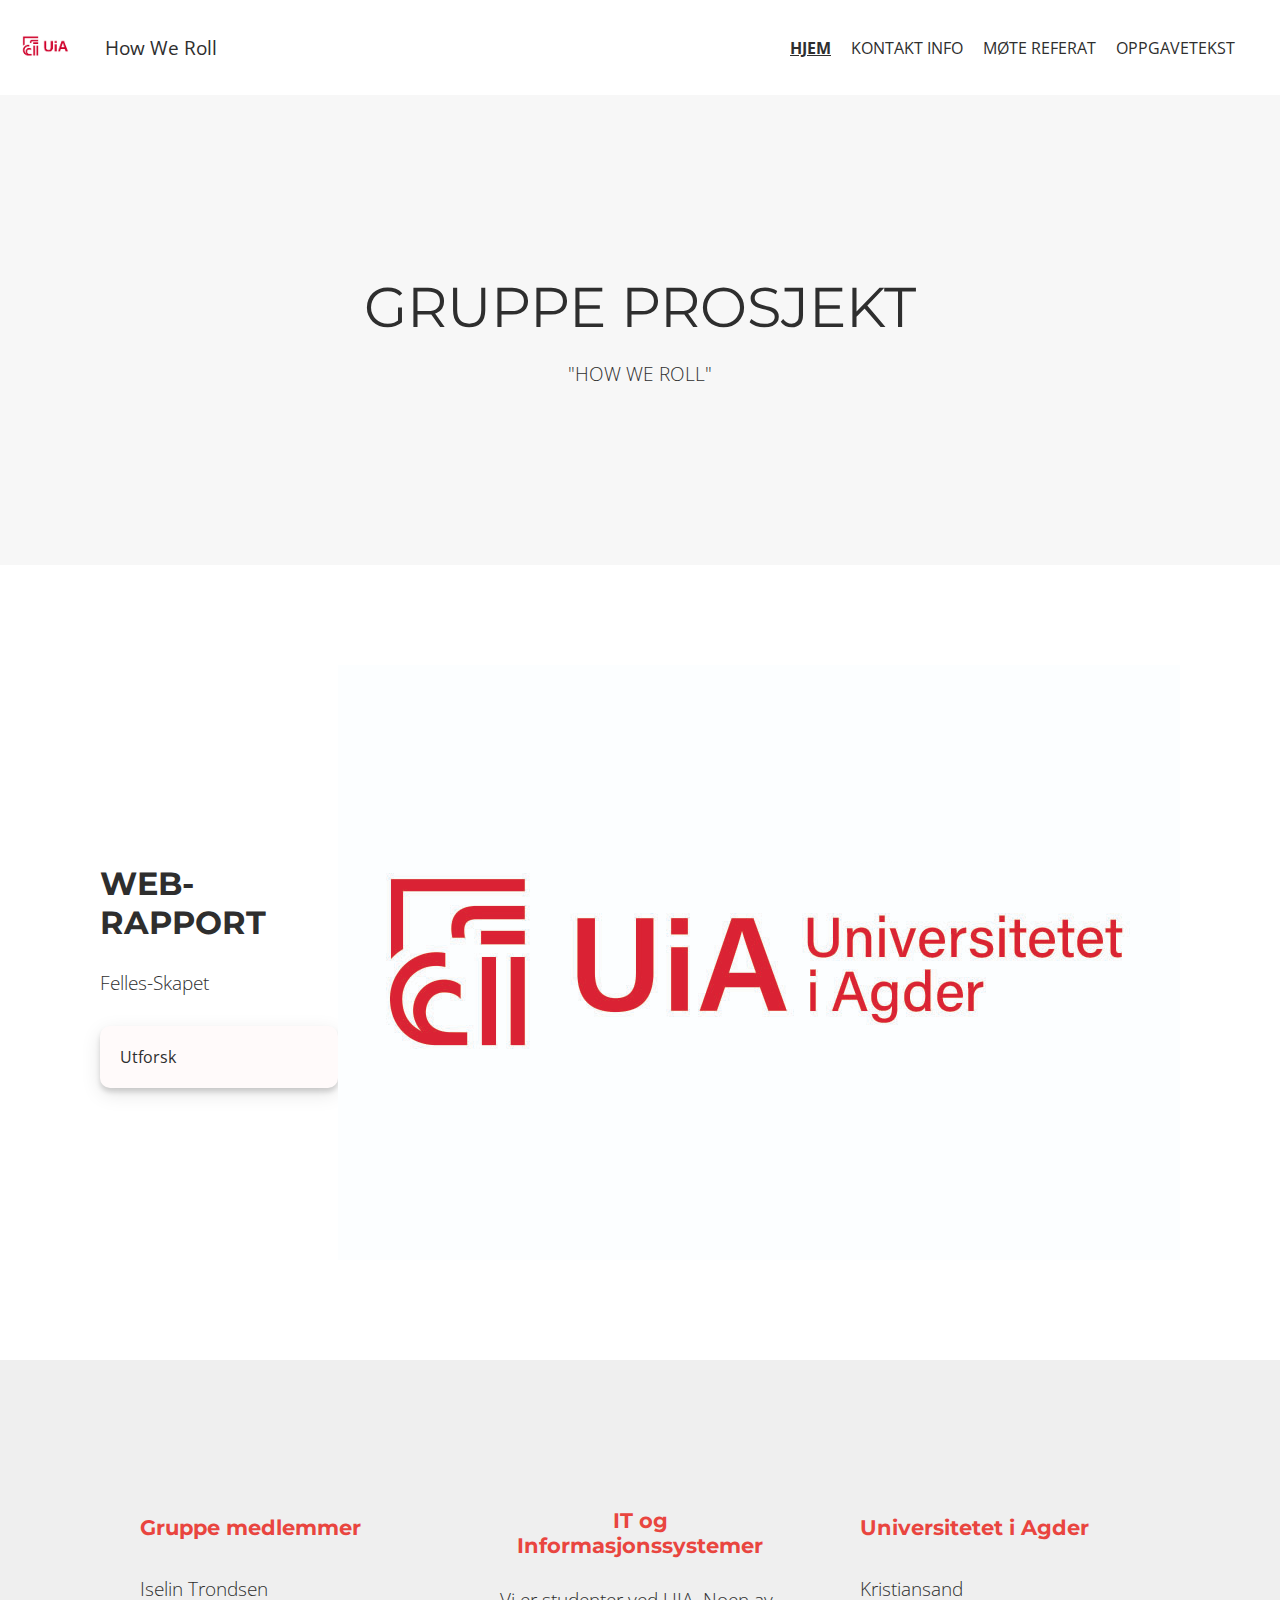
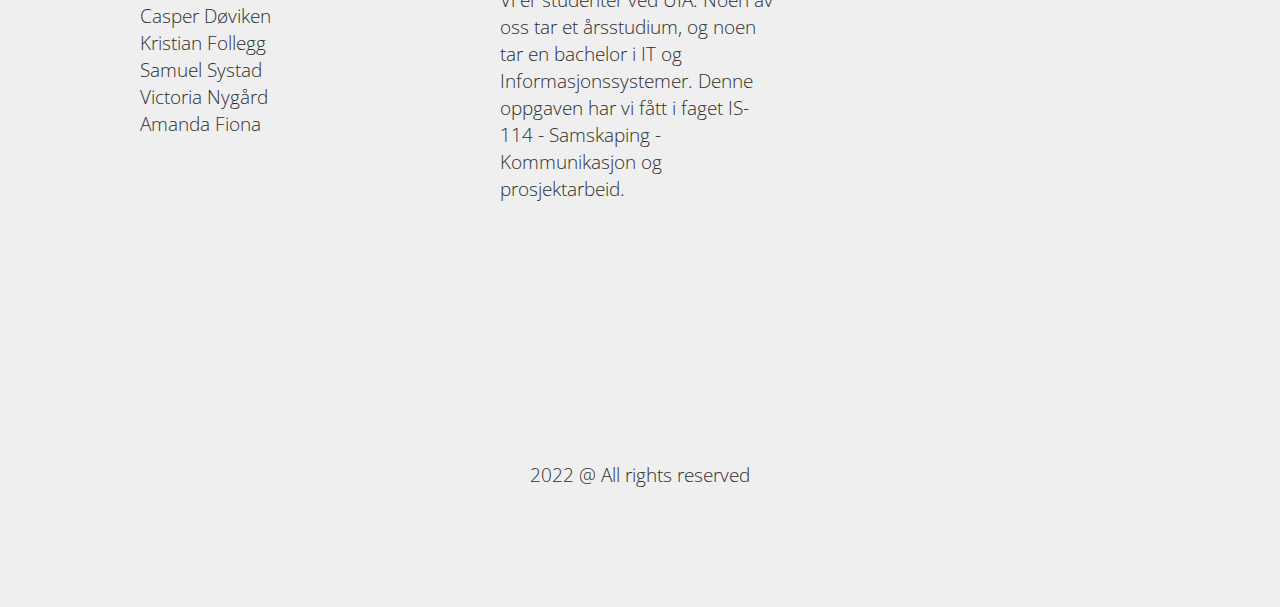
<file: index.html>
<!DOCTYPE html>

<html lang="en"><head>
    <title>Gruppe oppgave - How We Roll</title>
    <meta charset="utf-8">
    <meta name="description" content="How We Roll">
    <meta name="viewport" content="width=device-width, initial-scale=1">
    <link href="css/style.css" rel="stylesheet" type="text/css">
    <link href="https://fonts.googleapis.com/css?family=Montserrat|Open+Sans:300,400,700,800&display=swap" rel="stylesheet">
  </head>
  <body>
    <header>
      <div class="logo">
        <a href="index.html"><img src="images/uialogo1.jpg" height="60px" alt="UIA logo"></a>
        <a href="index.html"><p>How We Roll</p></a>
      </div>
      <nav>
        <a href="index.html" class="active">Hjem</a>
        <a href="kontaktinfo.html">Kontakt info</a>
        <a href="møtereferat.html">Møte referat</a>
        <a href="oppgavetekst.html">Oppgavetekst</a>
      </nav>
    </header>
    <main>
      <section class="top-section">
        <div class="title-text">
          <h1>Gruppe prosjekt <br><p>"How We Roll"</p></h1>
        </div>

      </section>
      
      <section class="bottom-feature-section">
        <div class="mid-section-left">
          <h2>WEB-RAPPORT</h2>
          <p>Felles-Skapet</p>
          <a class="button" href="WEB-RAPPORT.html">Utforsk</a>
        </div>
        <img class="mid-section-image" src="images/uialogo.jpg" alt="UIA logo">
      </section>
    </main>
    <footer>
      <section class="footer-top">
        <div class="card">
          <h5>Gruppe medlemmer</h5>
          <p>
            Iselin Trondsen <br>
            Casper Døviken <br>
            Kristian Follegg <br>
            Samuel Systad <br>
            Victoria Nygård <br>
            Amanda Fiona <br>
          </p>
        </div>
        <div class="card">
          <h4>IT og Informasjonssystemer</h4>
          <p>
            Vi er studenter ved UIA. Noen av oss tar et årsstudium, og noen tar en bachelor i IT og Informasjonssystemer. 
            Denne oppgaven har vi fått i faget IS-114 - Samskaping - Kommunikasjon og prosjektarbeid. 
          </p>
        </div>
        <div class="card">
          <h5>Universitetet i Agder</h5>
          <p>
            Kristiansand
          </p>
          
        </div>
      </section>
      <section class="footer-end">
        
        <p>2022 @ All rights reserved</p>
      </section>
    </footer>
    </body>
    </html>
</file>
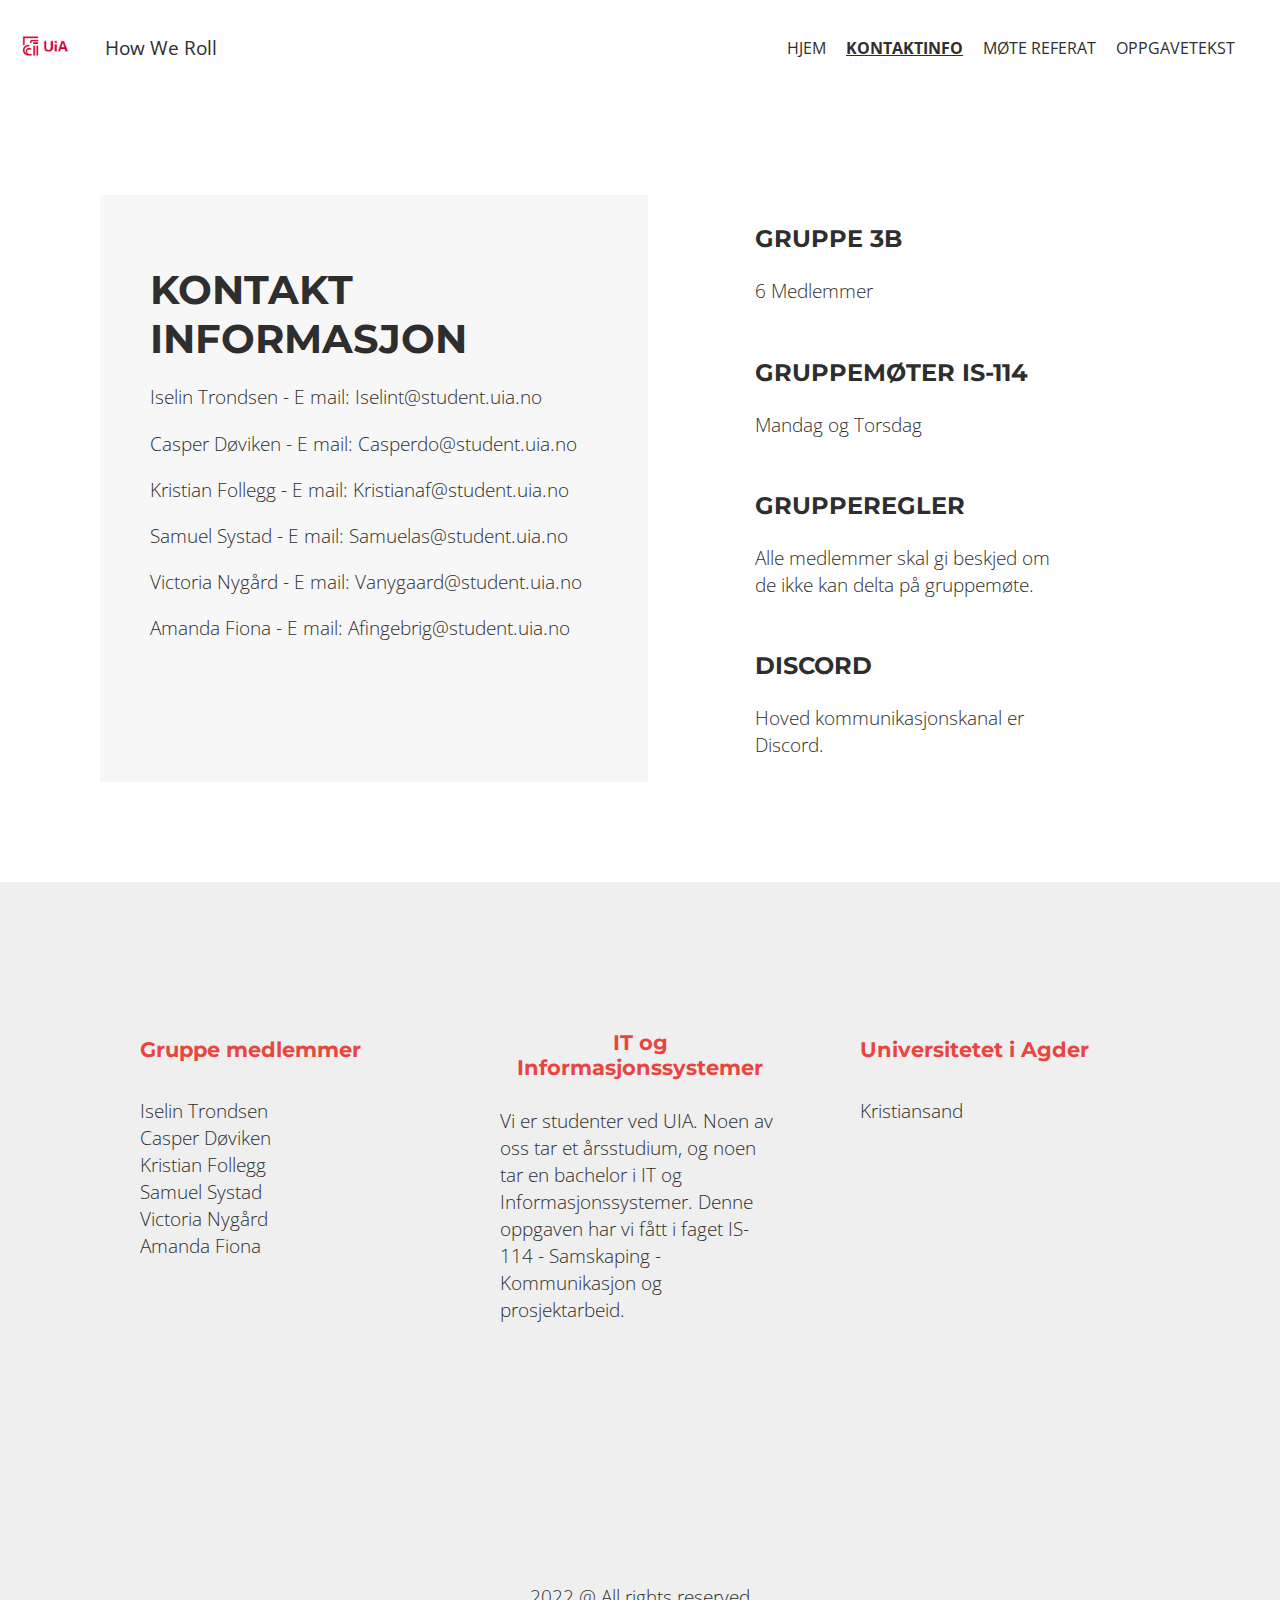
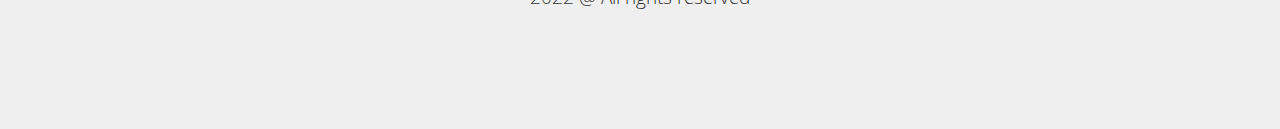
<file: kontaktinfo.html>
<!DOCTYPE html>

<html lang="en"><head>
    <title>How We Roll - Kontaktinfo</title>
    <meta charset="utf-8">
    <meta name="description" content="Kontaktinfo til alle grupemedlemmer">
    <meta name="viewport" content="width=device-width, initial-scale=1">
    <meta name="author" content="Iselin Trondsen">
    <link href="css/style.css" rel="stylesheet" type="text/css">
    <link href="https://fonts.googleapis.com/css?family=Montserrat|Open+Sans:300,400,700,800&display=swap" rel="stylesheet">
  </head>
  <body>
    <header>
      <div class="logo">
        <a href="index.html"><img src="images/uialogo1.jpg" height="60px" alt="UIA logo"></a>
        <a href="index.html"><p>How We Roll</p></a>
      </div>
      <nav>
        <a href="index.html">Hjem</a>
        <a href="kontaktinfo.html" class="active">Kontaktinfo</a>
        <a href="møtereferat.html">Møte referat</a>
        <a href="Oppgavetekst.html">Oppgavetekst</a>
      </nav>
    </header>
    <main>

      <section class="about-containers">
        <div class="column about width">
          <h1 class="black">Kontakt informasjon</h1>
          
            <p>Iselin Trondsen - E mail: Iselint@student.uia.no </p>
            <p>Casper Døviken - E mail: Casperdo@student.uia.no</p>
            <p>Kristian Follegg - E mail: Kristianaf@student.uia.no </p>
            <p>Samuel Systad - E mail: Samuelas@student.uia.no</p>
            <p>Victoria Nygård - E mail: Vanygaard@student.uia.no</p>
            <p>Amanda Fiona - E mail: Afingebrig@student.uia.no</p> 
           
        </div>
        <div class="column width">
            <div class="about-card">
            <h3>Gruppe 3B</h3>
            <p>
              6 Medlemmer
            </p>
          </div>
          <div class="about-card">
            <h3>Gruppemøter IS-114</h3>
            <p>
              Mandag og Torsdag
            </p>
          </div>
          <div class="about-card">
            <h3>Grupperegler</h3>
            <p>
              Alle medlemmer skal gi beskjed om de ikke kan delta på gruppemøte.
            </p>
          </div>
          <div class="about-card">
            <h3>Discord</h3>
            <p>
              Hoved kommunikasjonskanal er Discord.
            </p>
          </div>

        </div>
      </section>
    </main>
    <footer>
      <section class="footer-top">
        <div class="card">
          <h5>Gruppe medlemmer</h5>
          <p>
            Iselin Trondsen <br>
            Casper Døviken <br>
            Kristian Follegg <br>
            Samuel Systad <br>
            Victoria Nygård <br>
            Amanda Fiona <br>
          </p>
        </div>
        <div class="card">
          <h4>IT og Informasjonssystemer</h4>
          <p>
            Vi er studenter ved UIA. Noen av oss tar et årsstudium, og noen tar en bachelor i IT og Informasjonssystemer. 
            Denne oppgaven har vi fått i faget IS-114 - Samskaping - Kommunikasjon og prosjektarbeid. 
          </p>
        </div>
        <div class="card">
          <h5>Universitetet i Agder</h5>
          <p>
            Kristiansand
          </p>
          
        </div>
      </section>
      <section class="footer-end">
        <p>2022 @ All rights reserved</p>
      </section>
    </footer>


</body>
</html>
</file>
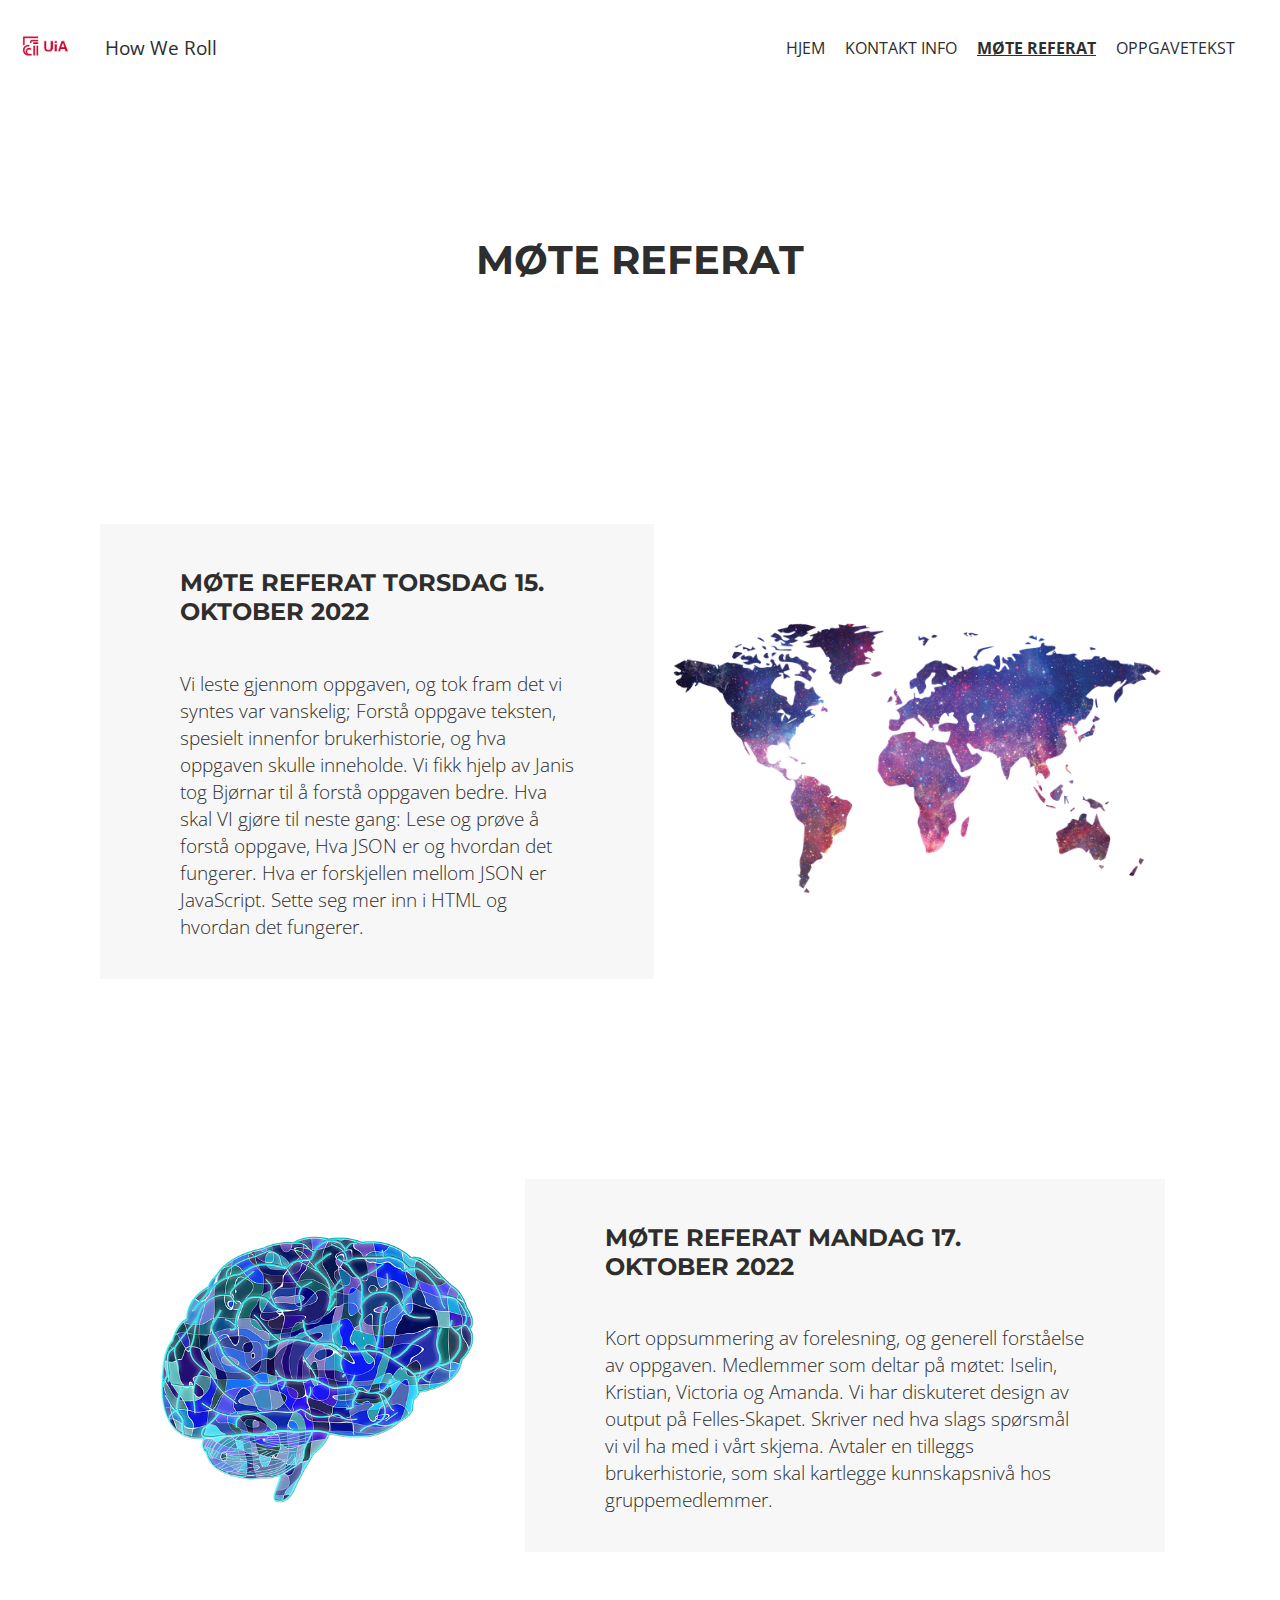
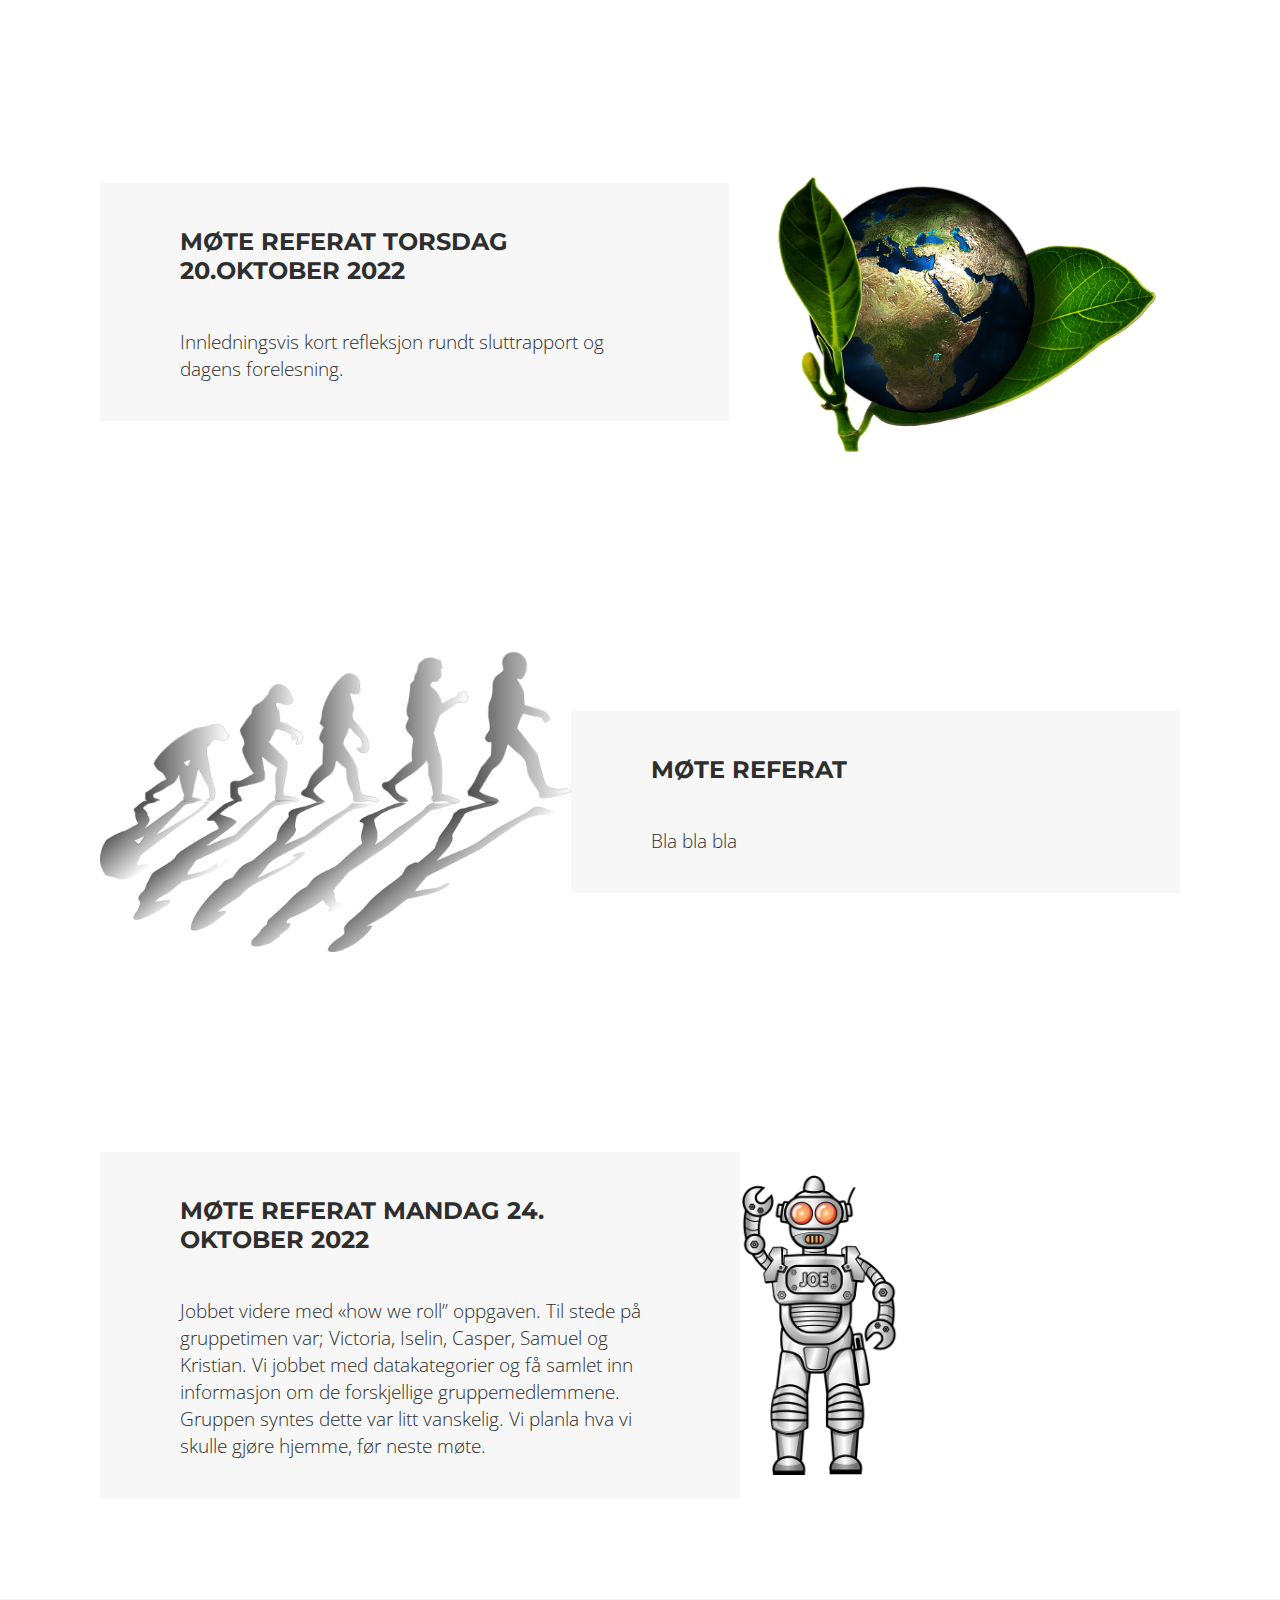
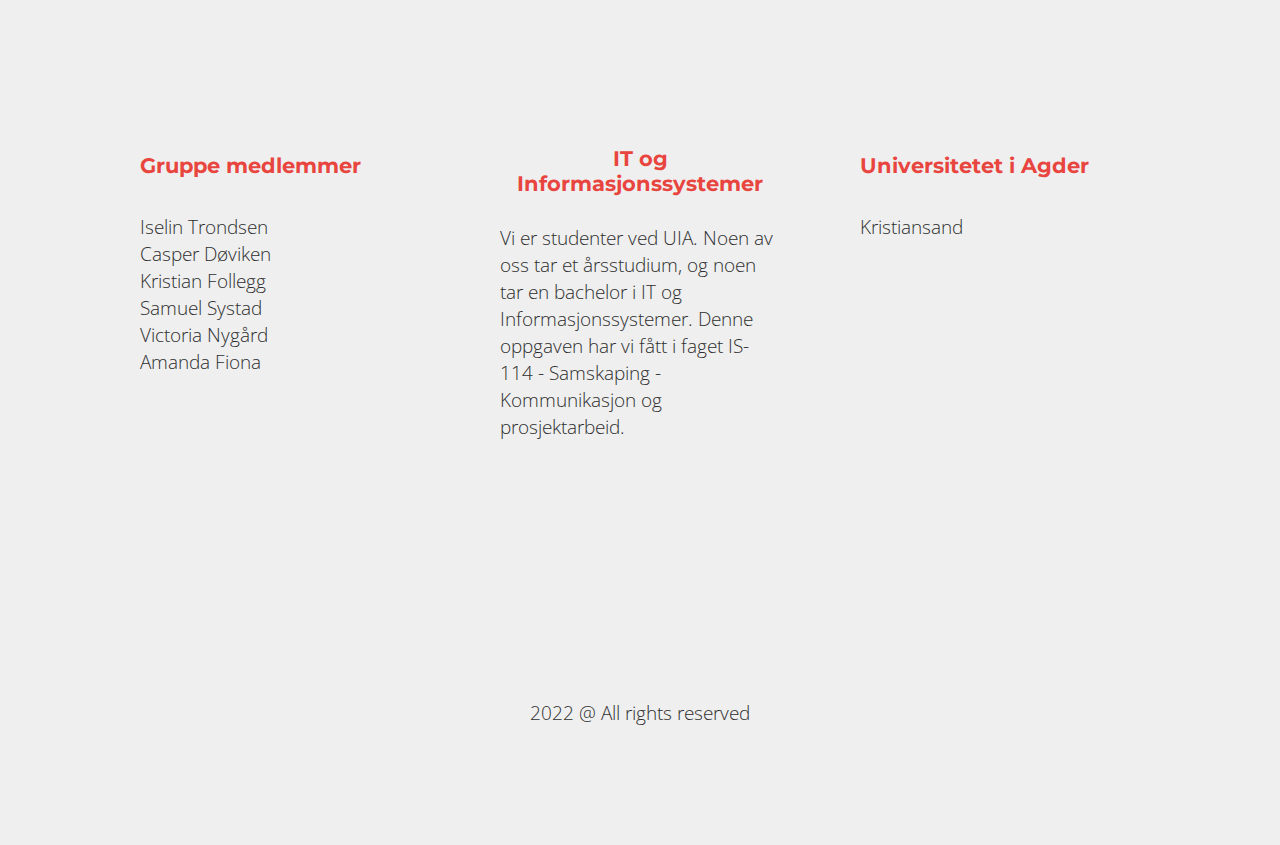
<file: møtereferat.html>
<!DOCTYPE html>

<html lang="en"><head>
    <title>How We Roll - Kunnskap</title>
    <meta charset="utf-8">
    <meta name="description" content="Kartlegging av kunnskap">
    <meta name="viewport" content="width=device-width, initial-scale=1">
    <meta name="author" content="Iselin Trondsen">
    <link href="css/style.css" rel="stylesheet" type="text/css">
    <link href="https://fonts.googleapis.com/css?family=Montserrat|Open+Sans:300,400,700,800&display=swap" rel="stylesheet">
  </head>
  <body>
    <header>
      <div class="logo">
        <a href="index.html"><img src="images/uialogo1.jpg" height="60px" alt="UIA logo"></a>
        <a href="index.html"><p>How We Roll</p></a>
      </div>
      <nav>
        <a href="index.html">Hjem</a>
        <a href="kontaktinfo.html">Kontakt info</a>
        <a href="kunnskap.html" class="active">Møte Referat</a>
        <a href="oppgavetekst.html">Oppgavetekst</a>
        
      </nav>
    </header>
    <main class="column">

      <section class="center-align">
        <h1 class="black padding">Møte referat</h1>
      </section>
      <section class="mid-section">
        <div class="text-card">
          <h3>Møte referat Torsdag 15. Oktober 2022</h3>
          <p>
            
Vi leste gjennom oppgaven, og tok fram det vi syntes var vanskelig; Forstå oppgave teksten, spesielt innenfor brukerhistorie, og hva oppgaven skulle inneholde. 
Vi fikk hjelp av Janis tog Bjørnar til å forstå oppgaven bedre.

Hva skal VI gjøre til neste gang:
Lese og prøve å forstå oppgave, Hva JSON er og hvordan det fungerer. Hva er forskjellen mellom JSON er JavaScript.
Sette seg mer inn i HTML og hvordan det fungerer.

          </p>
        </div>
        <img class="example-image" src="images/galaxy2.png" alt="illustration of the galaxy" height="300px">
      </section>
      <section class="reverse">
        <img class="example-image" src="images/brain.png" alt="illustration of a human brain" height="300px">
        <div class="text-card">
          <h3>Møte referat Mandag 17. Oktober 2022</h3>
          <p>
            Kort oppsummering av forelesning, og generell forståelse av oppgaven. Medlemmer som deltar på møtet: Iselin, Kristian, Victoria og Amanda.
            Vi har diskuteret design av output på Felles-Skapet. Skriver ned hva slags spørsmål vi vil ha med i vårt skjema. 
            Avtaler en tilleggs brukerhistorie, som skal kartlegge kunnskapsnivå hos gruppemedlemmer. 
          </p>
        </div>
      </section>
      <section class="mid-section">
        <div class="text-card">
          <h3>Møte referat Torsdag 20.Oktober 2022</h3>
          <p>
            Innledningsvis kort refleksjon rundt sluttrapport og dagens forelesning. 
          </p>
        </div>
        <img class="example-image" src="images/earth.png" alt="illustration of a tree" height="300px">
      </section>
      <section class="reverse">
        <img class="example-image" src="images/evolution.png" alt="illustration of the evolution" height="300px">
        <div class="text-card">
          <h3>Møte referat</h3>
          <p>
            Bla bla bla 
          </p>
        </div>
      </section>
      <section class="mid-section">
        <div class="text-card">
          <h3>Møte referat mandag 24. Oktober 2022</h3>
          <p>
            Jobbet videre med «how we roll” oppgaven. Til stede på gruppetimen var; Victoria, Iselin, Casper, Samuel og Kristian. 
            Vi jobbet med datakategorier og få samlet inn informasjon om de forskjellige gruppemedlemmene. 
            Gruppen syntes dette var litt vanskelig. Vi planla hva vi skulle gjøre hjemme, før neste møte.
          </p>
        </div>
        <img class="example-image" src="images/robot.png" alt="illustration of a robot" height="300px">
      </section>
    </main>
    <footer>
    <section class="footer-top">
      <div class="card">
        <h5>Gruppe medlemmer</h5>
        <p>
          Iselin Trondsen <br>
          Casper Døviken <br>
          Kristian Follegg <br>
          Samuel Systad <br>
          Victoria Nygård <br>
          Amanda Fiona <br>
        </p>
      </div>
      <div class="card">
        <h4>IT og Informasjonssystemer</h4>
        <p>
          Vi er studenter ved UIA. Noen av oss tar et årsstudium, og noen tar en bachelor i IT og Informasjonssystemer. 
          Denne oppgaven har vi fått i faget IS-114 - Samskaping - Kommunikasjon og prosjektarbeid. 
        </p>
      </div>
      <div class="card">
        <h5>Universitetet i Agder</h5>
        <p>
          Kristiansand
        </p>
        
      </div>
    </section>
    <section class="footer-end">
      <p>2022 @ All rights reserved</p>
    </section>
  </footer>



</body>
</html>
</file>
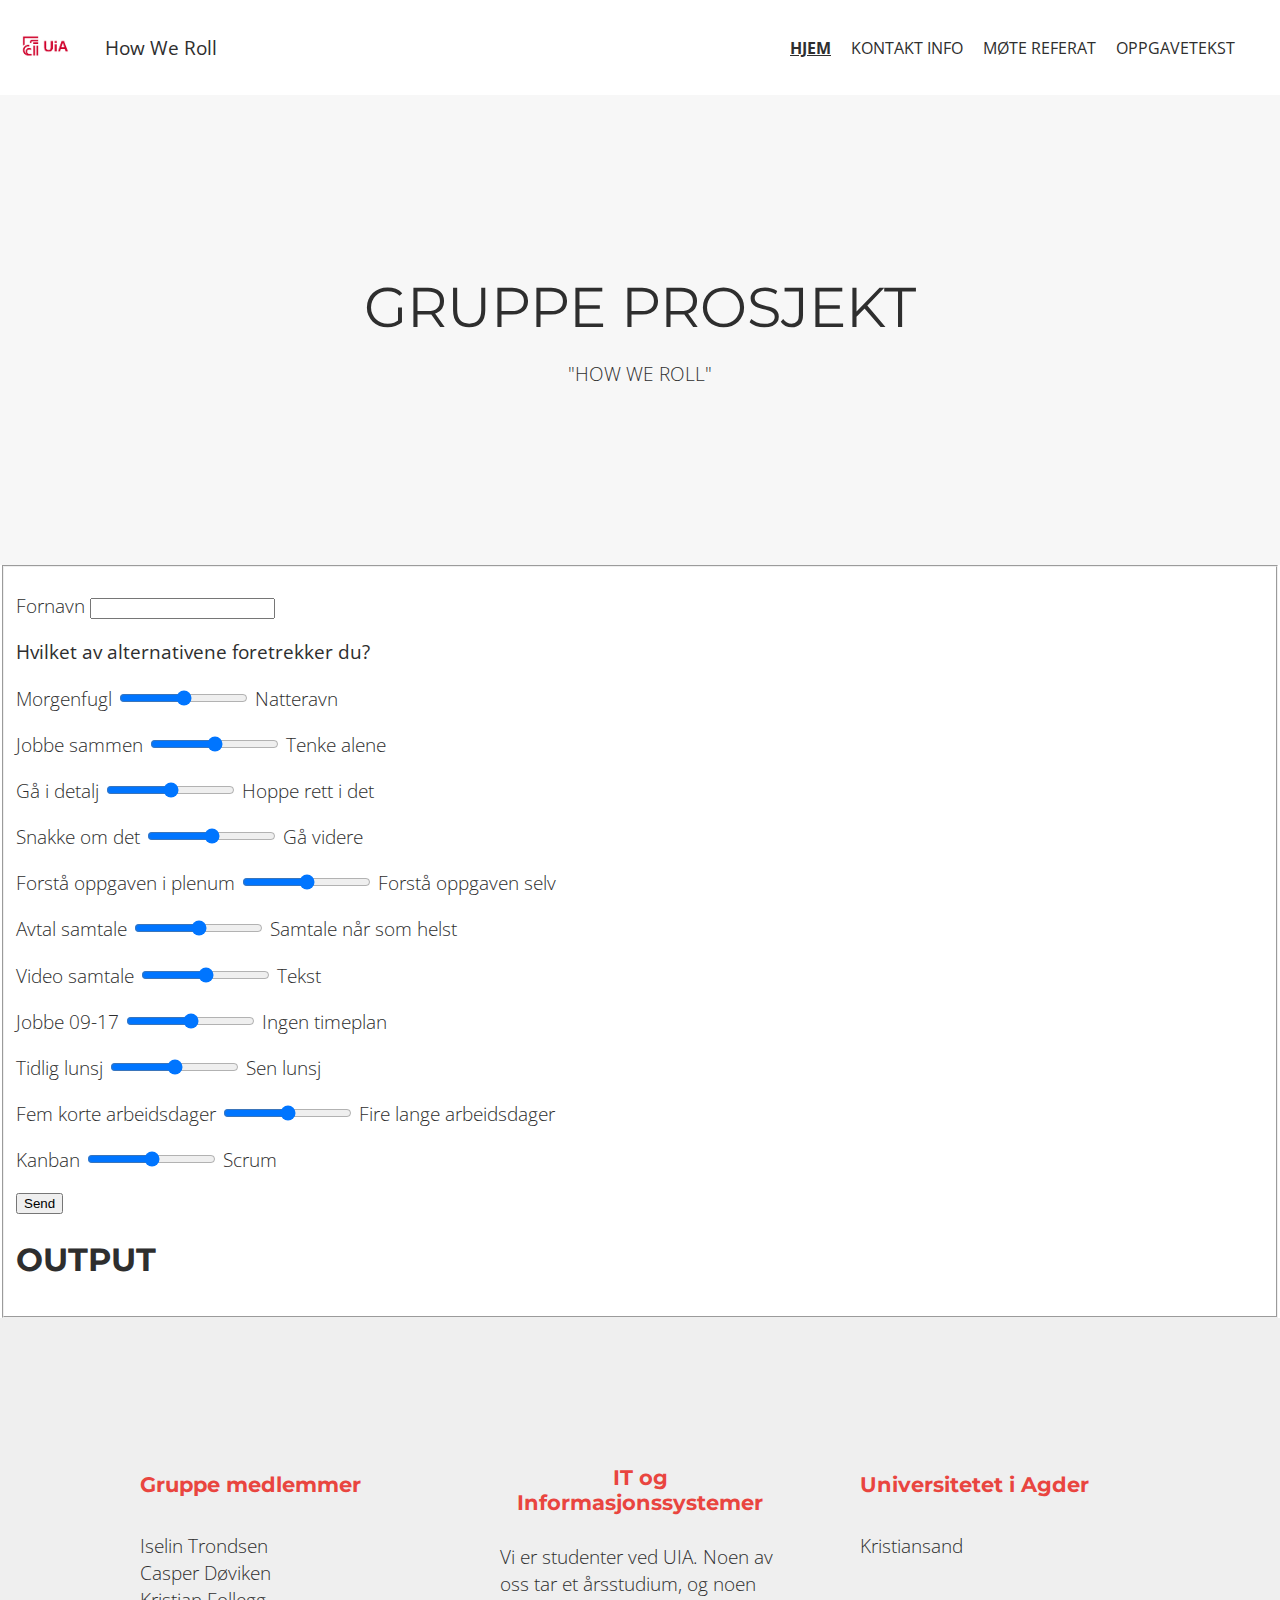
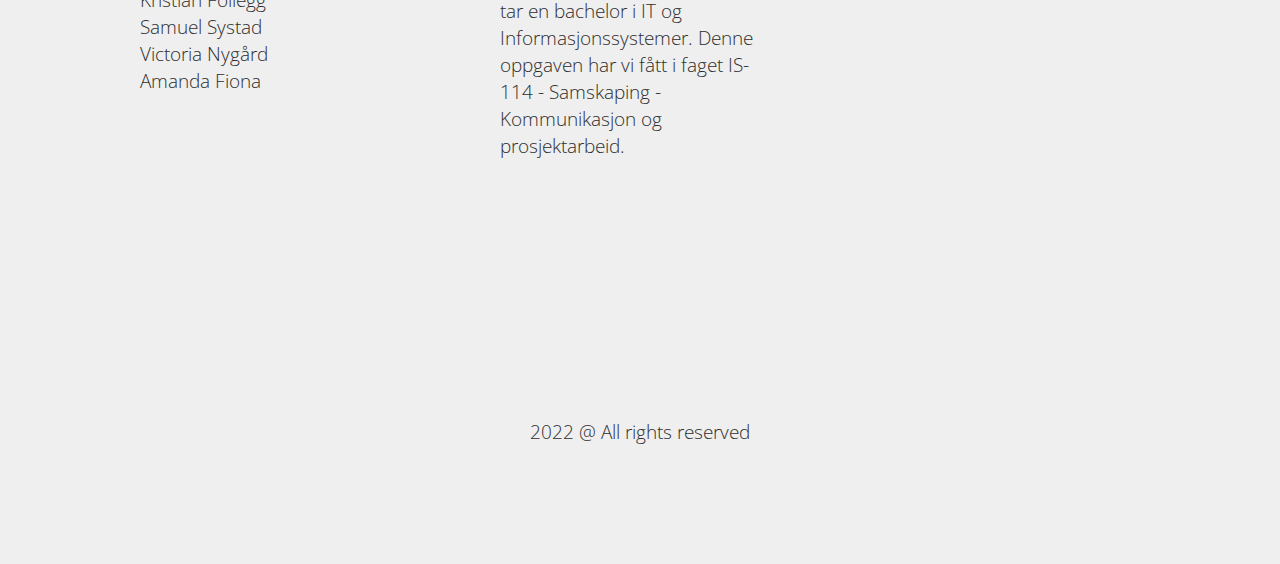
<file: WEB-RAPPORT.html>
<!DOCTYPE html>

<html lang="en"><head>
    <title>Gruppe oppgave - How We Roll</title>
    <meta charset="utf-8">
    <meta name="description" content="How We Roll">
    <meta name="viewport" content="width=device-width, initial-scale=1">
    <link href="css/style.css" rel="stylesheet" type="text/css">
    <link href="https://fonts.googleapis.com/css?family=Montserrat|Open+Sans:300,400,700,800&display=swap" rel="stylesheet">
  </head>
  <body>
    <header>
        <div class="logo">
        <a href="index.html"><img src="images/uialogo1.jpg" height="60px" alt="UIA logo"></a>
        <a href="index.html"><p>How We Roll</p></a>
      </div>
      <nav>
        <a href="index.html" class="active">Hjem</a>
        <a href="kontaktinfo.html">Kontakt info</a>
        <a href="møtereferat.html">Møte referat</a>
        <a href="oppgavetekst.html">Oppgavetekst</a>
      </nav>
    </header>
    <main>
      <section class="top-section">
        <div class="title-text">
          <h1>Gruppe prosjekt <br><p>"How We Roll"</p></h1>
        </div>
     </section>
    </main>
    
 <form>
      <fieldset>

        <p><label for="navn">Fornavn</label>
          <input type="text" name="navn" id="navn" /></p>

     <p><b>Hvilket av alternativene foretrekker du?</b></p>

<p>
  <label for="natteravn">Morgenfugl</label>
  <input type="range" id="natteravn" name="natteravn" value="50" min="0" max="100">
  <label for="natteravn">Natteravn</label>
</p>

<p>
  <label for="jobbesammen">Jobbe sammen</label>
  <input type="range" id="jobbesammen" name="jobbesammen" value="50" min="0" max="100"> 
  <label for="natteravn">Tenke alene</label>
</p>

<p>
  <label for="grundig">Gå i detalj</label>
  <input type="range" id="grundig" name="grundig" value="50" min="0" max="100">
  <label for="grundig">Hoppe rett i det</label>
</p>

<p>
  <label for="snakke">Snakke om det</label>
  <input type="range" id="snakke" name="snakke" value="50" min="0" max="100"> 
  <label for="snakke">Gå videre</label>
</p>

<p>
  <label for="oppgaven">Forstå oppgaven i plenum</label>
  <input type="range" id="oppgaven" name="oppgaven" value="50" min="0" max="100"> 
  <label for="oppgaven">Forstå oppgaven selv</label>
</p>

<p>
  <label for="avbrutt">Avtal samtale</label>
  <input type="range" id="avbrutt" name="avbrutt" value="50" min="0" max="100">
  <label for="oppgaven">Samtale når som helst </label>
</p>

<p>
  <label for="video">Video samtale</label>
  <input type="range" id="video" name="video" value="50" min="0" max="100"> 
  <label for="oppgaven">Tekst</label>
</p>


<p>
  <label for="jobbe">Jobbe 09-17</label>
  <input type="range" id="jobbe" name="jobbe" value="50" min="0" max="100"> 
  <label for="oppgaven">Ingen timeplan</label>
</p>

<p>
  <label for="tidlig">Tidlig lunsj</label>
  <input type="range" id="tidlig" name="tidlig" value="50" min="0" max="100"> 
  <label for="oppgaven">Sen lunsj</label>
</p>

<p>
  <label for="arbeidsdager">Fem korte arbeidsdager</label>
  <input type="range" id="arbeidsdager" name="arbeidsdager" value="50" min="0" max="100"> 
  <label for="oppgaven">Fire lange arbeidsdager</label>
</p>

<p>
  <label for="kanbanscrum">Kanban</label>
  <input type="range" id="kanbanscrum" name="kanbanscrum" value="50" min="0" max="100"> 
  <label for="oppgaven">Scrum</label>
</p>



<input type="submit" value="Send">
<div class="results">
  <h2>output</h2>
  <pre></pre>
</div>
</fieldset>
</form>


<script>
 

async function postData(url = '', data = {}) {
       
       const response = await fetch(url, {
           method: 'POST', 
           mode: 'cors', 
           cache: 'no-cache',
           credentials: 'same-origin', 
           headers: {
               'Content-Type': 'application/json',
                
           },
           redirect: 'follow', 
           referrerPolicy: 'no-referrer', 
           body: JSON.stringify(data) 
       });
       return response.json(); 
   }

   function handleSubmit(event) {
        event.preventDefault();
        const data = new FormData(event.target);
        const formJSON = Object.fromEntries(data.entries());
        const results = document.querySelector('.results pre');
        postData('https://bacit.info/', formJSON)
        .then(data => {
           results.innerText = JSON.stringify(data, null, 2);
        });
   }
   const form = document.querySelector('form');
   form.addEventListener('submit', handleSubmit);

</script>
    

</body>

<footer>
  <section class="footer-top">
    <div class="card">
      <h5>Gruppe medlemmer</h5>
      <p>
        Iselin Trondsen <br>
        Casper Døviken <br>
        Kristian Follegg <br>
        Samuel Systad <br>
        Victoria Nygård <br>
        Amanda Fiona <br>
      </p>
    </div>
    <div class="card">
      <h4>IT og Informasjonssystemer</h4>
      <p>
        Vi er studenter ved UIA. Noen av oss tar et årsstudium, og noen tar en bachelor i IT og Informasjonssystemer. 
        Denne oppgaven har vi fått i faget IS-114 - Samskaping - Kommunikasjon og prosjektarbeid. 
      </p>
    </div>
    <div class="card">
      <h5>Universitetet i Agder</h5>
      <p>
        Kristiansand
      </p>
      
    </div>
  </section>
  <section class="footer-end">
    
    <p>2022 @ All rights reserved</p>
  </section>
</footer>

</html>
</file>
<file: css/style.css>
/***************************** text and link styling ************************/

h1 {
  font-family: 'Montserrat', sans-serif;
  color: #2E2E2E;
  font-size: 2.5rem;
  margin: 20px 0;
  text-transform: uppercase;

}

h2, h3{
  font-family: 'Montserrat', sans-serif;
  color: #2E2E2E;
  text-transform: uppercase;
  font-size: 2rem;
}

h3 {
  font-size: 1.5rem;
}

h4 {
  font-family: 'Montserrat', sans-serif;
  color: hsl(2, 79%, 58%);
  font-size: 1.3rem;
}

h5 {
  font-family: 'Montserrat', sans-serif;
  color: hsl(2, 79%, 58%);
  text-align: left;
  font-size: 1.3rem;
}
.explore h2 {
  align-self: flex-start;
  padding-left: 20px;
}

p {
  font-family: 'Open Sans', sans-serif;
  font-size: 1.2rem;
  font-weight: 300;
  color: #2E2E2E;
  
}

.logo p {
  font-family: 'Open Sans', sans-serif;
  font-weight: 400;
  color: #2E2E2E;
  padding-left: 30px;
}

.top-section h1 {
  font-weight: 400;
  font-size: 3.5rem;
  color: #2E2E2E;
  text-align: center;

}

.card p {
  margin-bottom: 0;
  text-align: left;
  font-weight: 300;
}

a {
  text-decoration: none;
}

a:hover {
  text-decoration: underline;
}

nav a {
  padding: 10px;
  font-family: 'Open Sans', sans-serif;
  font-size: 1rem;
  text-transform: uppercase;
  color: #2E2E2E;
  text-decoration: none;
}

.card a {
  font-family: 'Opensans', sans-serif;
  font-weight: 600;
  text-decoration: none;
}

.card a:hover {
  color: #BB45C2;
  transition: 0.2s;
}

.active {
  text-decoration: underline;
  font-weight: bold;
}



/**************************  Elements styling    *****************************/

body {
  margin: 0 auto;
  background-color: white;
}

header {
  display: flex;
  justify-content: space-between;
  align-items: center;
  padding: 15px;
}

nav {
  display: flex;
  align-items: center;
  padding-right: 20px;
}

section {
  display: flex;
  align-items: center;
  padding: 100px;
}

footer {
  background-color: #EFEFEF;
  text-align: center;
}


/*************************  Specific elements styling  ***********************/

.logo {
  display: flex;
  align-items: center;
}

.title-text {
  width: 50vw;
  color: black;
  text-align: center;
}

.top-section {
  justify-content: space-around;
  height: 30vh;
  background-color: #F7F7F7;

  }

.special-event-sections {
    display: flex;
    justify-content: space-between;
    text-align: center;
    align-self: stretch;
    padding-top: 30px;
  }

.bottom-feature-section  {
  background-color: #ffffff;
}

.exhibition-section {
  background-color: #ffffff;
}

.exhibition-section-image {
  width: 40vw;
  height: 400px;
}

.exhibition-section-left{
  text-align: center;
  margin-left: 10vw;
  margin-right: 10vw;

}

.button {
  font-family: 'Open Sans', sans-serif;
  color: #2E2E2E;
  background-color: snow;
  padding: 20px;
  box-shadow: 0 4px 5px 0 rgba(0, 0, 0, 0.15), 0 6px 20px 0 rgba(0, 0, 0, 0.1);
  display: block;
  margin-top: 30px;
  border-radius: 10px;
  text-decoration: none;
  transition: transform 0.3s cubic-bezier(0.175, 0.885, 0.32, 1.275);
  transform-origin: top;
}

.button:hover {
  background-color: #EBEBEB;
  text-decoration: none;
  -webkit-transform: scale3d(1.1,1.1,1.1);
  transform: scale3d(1.1);
}

.button:active {
  background-color: #CCCCCC;
}

.about-containers {
  flex-direction: row;
  align-items: stretch;
}

.card {
  align-items: center;
  justify-content: space-around;
  margin: 20px 0;
  padding: 0 40px 20px;
  width: 33vw;
  text-align: center;
  box-sizing: border-box;
}

.image-section {
  width: 100vw;
  height: 400px;
  object-fit: cover;
}

.footer-top {
  align-items: flex-start;
}

.footer-end {
  display: flex;
  flex-direction: column;
}

.exhibitions-image {
  width: 50vw;
  object-fit: contain;
  padding: 20px 0;
  box-sizing: border-box;
}

.text-card {
  background-color: #F7F7F7;
  width: 50vw;
  box-sizing: border-box;
  display: flex;
  flex-direction: column;
  padding: 20px 80px;
}

.about-card {
 width: 60%;
 padding: 5px;
 margin: 0 auto;
}

.about {
  background-color: #F7F7F7;
  padding: 50px;
  box-sizing: border-box;
}





/*************************** Utility classes *********************************/



.pink {
  color: #9045C2
}

.black {
  color: #2E2E2E;
}

.column {
  flex-direction: column;
}

.padding {
  padding: 20px 0;
}

.width {
  width: 50vw;
}

.center-align {
  display: flex;
  justify-content: center;
  text-align: center;
}

.gradient {
  background-image: linear-gradient(white, #dddddf);
}





/********************************  MOBILE  ************************************/

@media only screen and (max-width: 700px) {

  h1 {
    font-size: 2rem;
  }
  h2 {
    text-align: center;
    padding: 0 30px;
  }
  .explore {
    justify-content: center;
  }
  .explore h2 {
    align-self: center;
    padding-left: 0;
    font-size: 1.6rem
  }
  .special h2 {
    align-self: center;
    font-size: 1.6rem
  }
  .get-involved h2 {
    align-self: center;
      padding-left: 0;
    font-size: 1.6rem
  }
  header {
    flex-direction: column;
    align-items: center;
    padding: 5px 0 0;
  }
  nav {
    padding: 0;
  }

  .top-section h1 {
    font-weight: 400;
    font-size: 2rem;
    color: #2E2E2E;
    text-align: center;
}

  .top-section {
    justify-content: center;
    font-size: 1rem;
    height: 50vh;
  }

  .exhibition-section {
    flex-direction: column-reverse;
  }
  .exhibition-section-left {
    padding-bottom: 50px;
  }
  .exhibition-section-image {
    width: 100vw;
    height: 50vw;
  }

  .top-section p {
    padding-left: 0;
  }
  .special-event-sections {
    flex-direction: column;
  }
  .card {
    width: 90vw;
    padding: 20px 30px;
    margin: auto;
    justify-content: center;
  }
  .footer-top {
    flex-direction: column;
    align-items: center;
  }
  .exhibition-section {
    display: flex;
    flex-direction: column;
  }
  .text-card {
    width: 100vw;
    padding: 20px;
  }
  .reverse {
    display: flex;
    flex-direction: column-reverse;
  }
  .exhibitions-image {
    width: 100vw;
    object-fit: scale-down;
  }
  main {
    flex-direction: column;
  }
  .width {
    width: 100vw;
  }
  .padding {
    padding: 0;
  }
  .about-containers {
    flex-direction: column;
  }
  .bottom-feature-section {
    flex-direction: column-reverse;
  }

}
</file>
